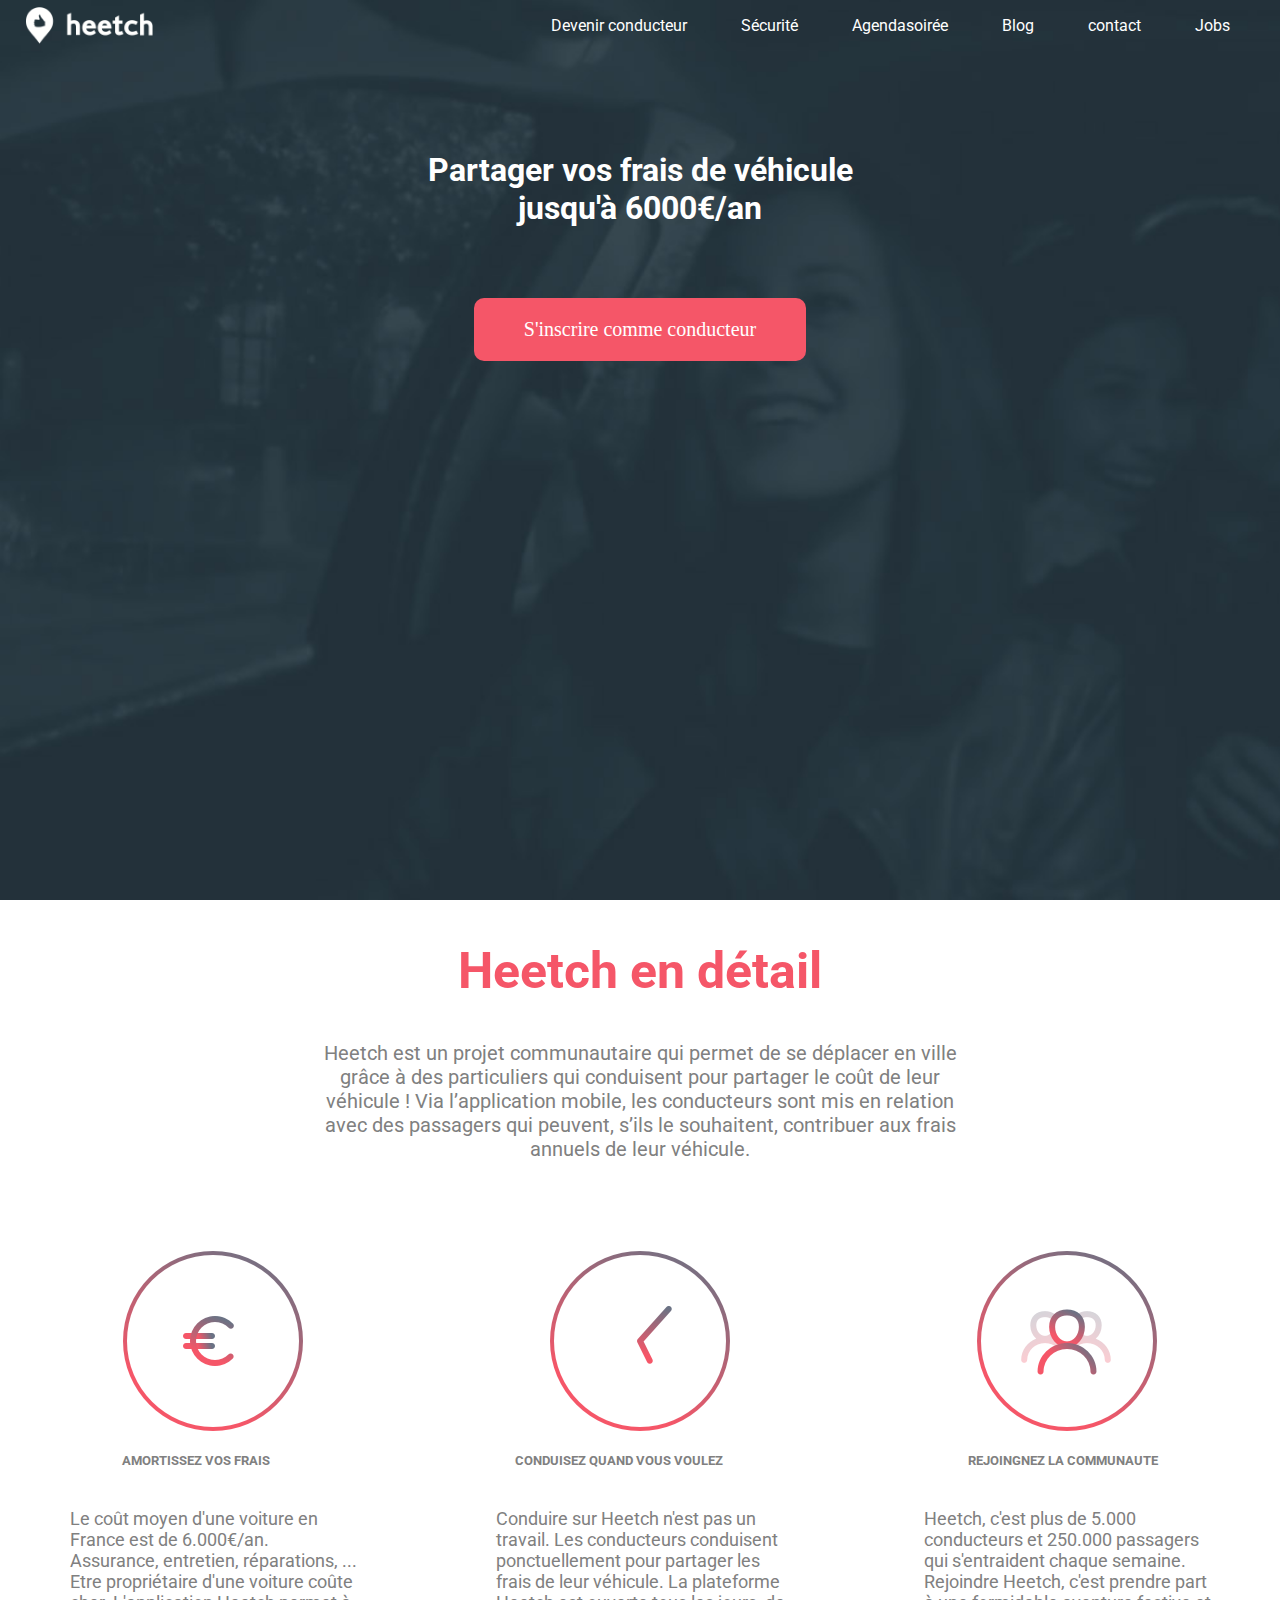
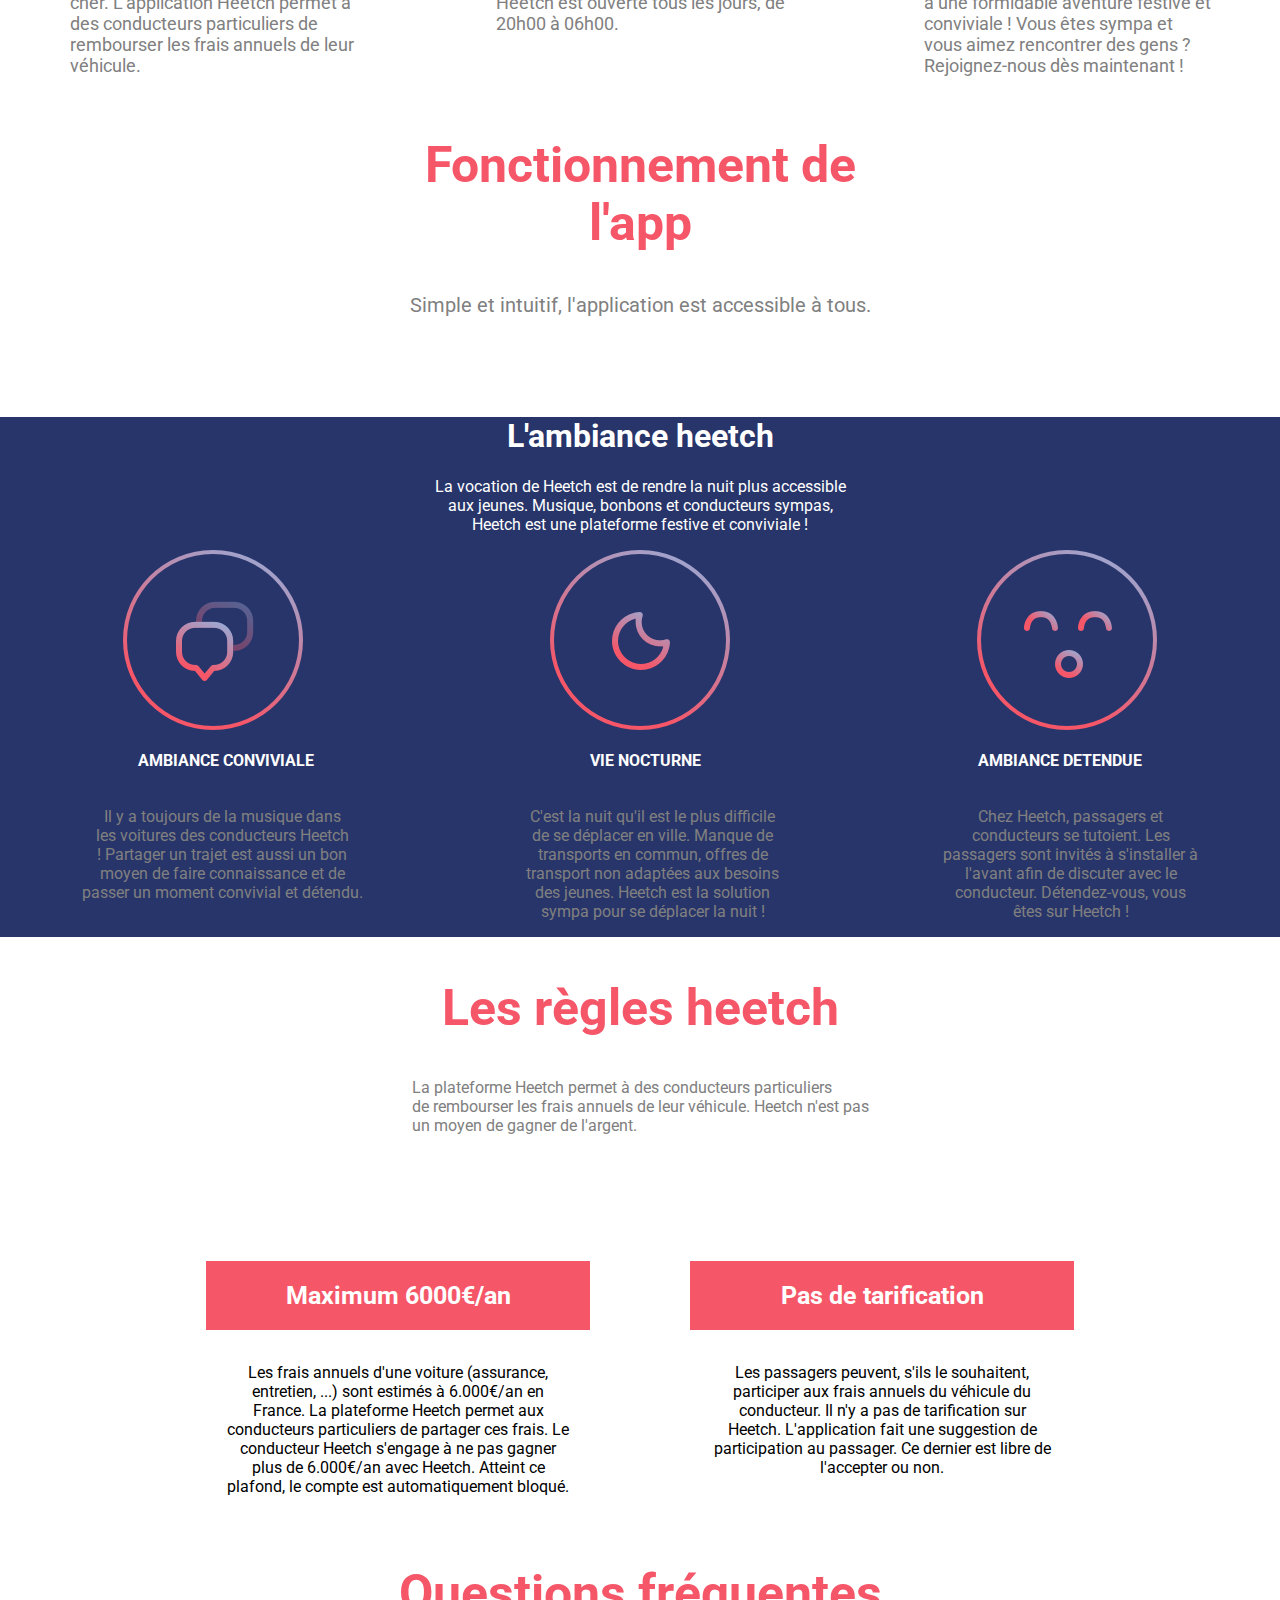
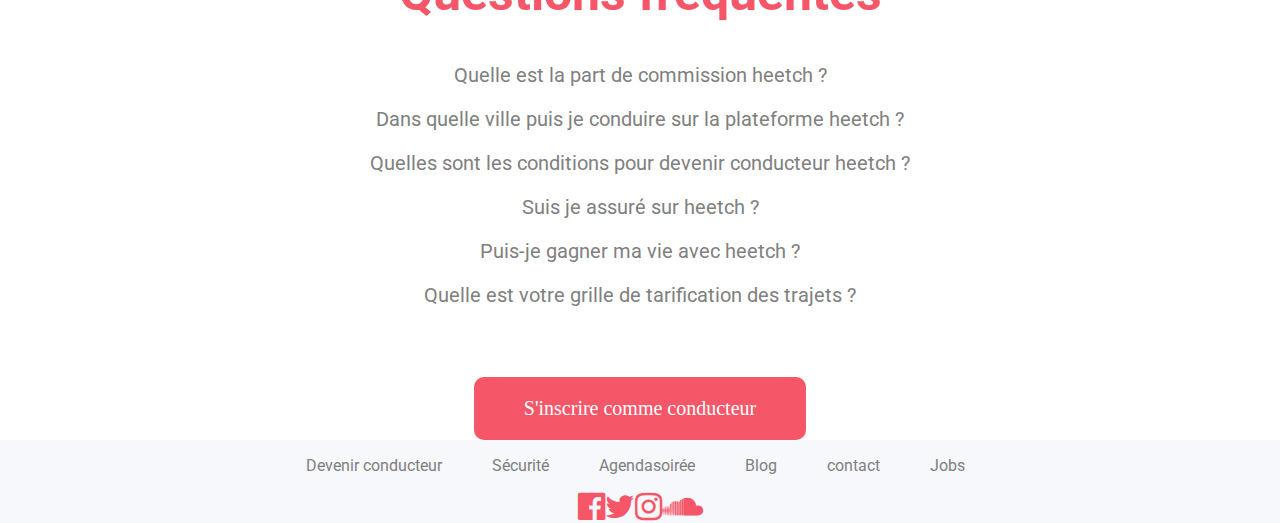
<file: Conducteur/index.html>
<!DOCTYPE html>
<html>
<head>
  <meta charset="utf-8">
  <meta name="description" content="La description de la page">
  <meta name="keywords" content="Ecrire ici les mots clés">
  <meta name="viewport" content="width=device-width, initial-scale=1">
  <link rel="stylesheet" type="text/css" href="style.css">
  <title>Heetch | Devenez conducteur</title>
<link href='https://fonts.googleapis.com/css?family=Roboto' rel='stylesheet' type='text/css'>
<link rel="icon" type="image/x-icon" href="https://www.heetch.com/images/favicon1.ico" />
<link rel="stylesheet" href="font-awesome-4.6.3/css/font-awesome.min.css">

</head>

<body>
  <header>

    <nav>
      <img id="logo" src="gallery/logo-w.png" ></img>

      <ul id="menu">
        <li>Devenir conducteur</li>
        <li>Sécurité</li>
        <li>Agendasoirée</li>
        <li>Blog</li>
        <li>contact</li>
        <li>Jobs</li>
      </ul>
    </nav>

    <h1>Partager vos frais de véhicule</br>jusqu'à 6000€/an</h1>

    <button id="conducteur" type="button">S'inscrire comme conducteur</button>
  </header>

  <h2>Heetch en détail</h2>
  <div class="hf">
  <p>
    Heetch est un projet communautaire qui permet de se déplacer en ville </br>grâce à des particuliers qui conduisent pour partager le coût de leur</br> véhicule ! Via l’application mobile, les conducteurs sont mis en relation</br> avec des passagers qui peuvent, s’ils le souhaitent, contribuer aux frais</br>annuels de leur véhicule.
  </p>
</div>
  <section class="bulle1">
    <img id="car" src="gallery/car.png"></img>
    <img id="clock" src="gallery/clock.png"></img>
    <img id="gens" src="gallery/bg-people.png" ></img>
  </section>

  <div class="truc">
  <h5>AMORTISSEZ VOS FRAIS</h5>
  <h5>CONDUISEZ QUAND VOUS VOULEZ</h5>
  <h5>REJOINGNEZ LA COMMUNAUTE</h5>
</div>

<div class="text2">
  <p>
    Le coût moyen d'une voiture en</br> France est de 6.000€/an.</br> Assurance, entretien, réparations, ...</br> Etre propriétaire d'une voiture coûte</br> cher. L'application Heetch permet à</br> des conducteurs particuliers de</br> rembourser les frais annuels de leur</br> véhicule.
  </p>

  <p>
      Conduire sur Heetch n'est pas un</br> travail. Les conducteurs conduisent</br> ponctuellement pour partager les</br> frais de leur véhicule. La plateforme</br> Heetch est ouverte tous les jours, de</br> 20h00 à 06h00.
  </p>

  <p>
    Heetch, c'est plus de 5.000</br> conducteurs et 250.000 passagers</br> qui s'entraident chaque semaine.</br> Rejoindre Heetch, c'est prendre part</br> à une formidable aventure festive et</br> conviviale ! Vous êtes sympa et</br> vous aimez rencontrer des gens ?</br> Rejoignez-nous dès maintenant !
  </p>
</div>
</div>

<section>
  <h2>Fonctionnement de</br> l'app</h2>
  <div class="hf">
  <p>
    Simple et intuitif, l'application est accessible à tous.
  </p>
</div>
</section>

<div class="container">
  <h1>L'ambiance heetch</h1>
  <p>La vocation de Heetch est de rendre la nuit plus accessible</br> aux jeunes. Musique, bonbons et conducteurs sympas,</br> Heetch est une plateforme festive et conviviale ! </p>


<section class="bulle2">
<img id="com" src="gallery/bg-comments.png"></img>
<img id="star" src="gallery/bg-stars.png"></img>
<img id="friend" src="gallery/bg-friends.png"></img>
</section>

<div class="truc2">
  <h4>AMBIANCE CONVIVIALE</h4>
  <h4>VIE NOCTURNE</h4>
  <h4>AMBIANCE DETENDUE</h4>
</div>

<section class="text3">
<p>
  Il y a toujours de la musique dans</br> les voitures des conducteurs Heetch</br> ! Partager un trajet est aussi un bon</br> moyen de faire connaissance et de</br> passer un moment convivial et détendu.
</p>

<p>
  C'est la nuit qu'il est le plus difficile</br> de se déplacer en ville. Manque de</br> transports en commun, offres de</br> transport non adaptées aux besoins</br> des jeunes. Heetch est la solution</br> sympa pour se déplacer la nuit !
</p>

<p>
  Chez Heetch, passagers et</br> conducteurs se tutoient. Les</br> passagers sont invités à s'installer à</br> l'avant afin de discuter avec le</br> conducteur. Détendez-vous, vous</br> êtes sur Heetch !
</p>
</section>
</div>

<h2>Les règles heetch</h2>
<p class="text3">
  La plateforme Heetch permet à des conducteurs particuliers</br> de rembourser les frais annuels de leur véhicule. Heetch n'est pas</br> un moyen de gagner de l'argent.
</p>

<!-- <button id="tarif" type="button">Maximum 6000€/an</button> -->
<!-- <button id="tarif" type="button">Pas de tarification</button> -->

<div id="container">
  <div class="tarif">
    <h1 class="tarif-titre">Maximum 6000€/an</h1>
    <p>Les frais annuels d'une voiture (assurance,</br> entretien, ...) sont estimés à 6.000€/an en</br> France. La plateforme Heetch permet aux</br> conducteurs particuliers de partager ces frais. Le</br> conducteur Heetch s'engage à ne pas gagner</br> plus de 6.000€/an avec Heetch. Atteint ce</br> plafond, le compte est automatiquement bloqué.
    </p>
    </div>
    <div class="tarif">
      <h1 class="tarif-titre">Pas de tarification</h1>
      <p>
        Les passagers peuvent, s'ils le souhaitent,</br> participer aux frais annuels du véhicule du</br> conducteur. Il n'y a pas de tarification sur</br> Heetch. L'application fait une suggestion de</br> participation au passager. Ce dernier est libre de</br> l'accepter ou non.
      </p>
    </div>
</div>

<h2>Questions fréquentes</h2>
<section class="question">
<p>Quelle est la part de commission heetch ?</p>
<p>Dans quelle ville puis je conduire sur la plateforme heetch ?</p>
<p>Quelles sont les conditions pour devenir conducteur heetch ?</p>
<p>Suis je assuré sur heetch ?</p>
<p>Puis-je gagner ma vie avec heetch ?</p>
<p>Quelle est votre grille de tarification des trajets ?</p>
</section>

  <section id="conduc">
  <button id="conducteur" type="button">S'inscrire comme conducteur</button>
</section>
<footer>
  <ul id="menu2">
    <li>Devenir conducteur</li>
    <li>Sécurité</li>
    <li>Agendasoirée</li>
    <li>Blog</li>
    <li>contact</li>
    <li>Jobs</li>
  </ul>
  <div class="social">
  <i class="fa fa-facebook-official fa-2x orange" aria-hidden="true"></i>
  <i class="fa fa-twitter fa-2x orange" aria-hidden="true"></i>
    <i class="fa fa-instagram fa-2x orange" aria-hidden="true"></i>
    <i class="fa fa-soundcloud fa-2x orange" aria-hidden="true"></i>
  </div>
</footer>
</body>
</html>
</file>
<file: Conducteur/style.css>
body {
  margin: 0;
  padding: 0;
}

* {
  background-size: border-box;
  font-family: "Roboto";
}

header {
  background-image: url("gallery/img1-2x.jpg");
  background-size: cover;
  background-repeat: no-repeat;
  height: 100vh;
  text-align: center;
  font-family: "Roboto";
}


nav {
  width: 100%;
    display: flex;
    justify-content: space-between;
    align-items: center;
}

li{
  list-style: none;
  display: inline;
  margin-right: 50px;
  color: white;
  font-size:15;
}

#logo {
  width: 10%;
  height: 10%;
  margin-left: 25px;
  font-family: Roboto;
}

#menu {
  display: inline;
}

h1 {
  color: white;
  margin-top: 100px;
}

#conducteur {
  padding:20px 50px 20px 50px;
   border-radius:10px 10px 10px 10px;
   font: 20px Verdana;
   background-color: rgb(245, 86, 104);
   border: none;
   color: white;
   margin-top: 50px;

}

#conducteur:hover {
  transition-delay: 0,2s;
  background-color: white;
  color: rgb(245, 86, 104);
}

h2 {
  color: rgb(245, 86, 104);
  text-align: center;
  font-size: 50px;
}

.hf{
  color: grey;
  text-align: center;
  font-family: "Roboto";
  margin-left: 50px;
  margin-right: 50px;
  font-size: 20px;
}

#car {
  width: 90;
  height: 90;
}

#clock {
  width: 90;
  height: 90;
}

#gens {
  width: 90;
  height: 90;
}

.bulle1 {
  display: flex;
  justify-content: space-around;
  margin-top: 90px;
}

h5 {
  color: grey;
}



.truc {
  display: flex;
  justify-content: space-around;
}

.text2 {
  display: flex;
  justify-content: space-around;
  font-size: 18px;
  color: grey;
}

.container {
background-color: #28356A;
text-align: center;
color: white;
}

#com {
  width: 90;
  height: 90;
}

#star {
  width: 90;
  height: 90;
}

#friend {
  width: 90;
  height: 90;
}

.bulle2 {
  display: flex;
  justify-content: space-around;
}

.truc2 {
  display: flex;
  justify-content: space-around;
  color: white;
}

@font-face {
    font-family:'Roboto';
    src:url("Roboto-Light.ttf") format(".ttf");
  }

.text3{
  display: flex;
  justify-content: space-around;
  color: grey;
}

#container {
  display: flex;
  justify-content: center;
}

.tarif {
  display: flex;
  flex-direction: column;
  width: 30%;
  margin-left: 30px;
  margin-right: 30px;
  text-align: center;
  padding: 10px 20px 10px 20px;
}

.tarif-titre {
background-color: rgb(245, 86, 104);
  font-size: 25px;
  padding: 20px 10px 20px 10px
}

.text4 {
  display: flex;
  justify-content: space-around;
  color: grey;
  margin-right: 30px;
}


.question {
  color:grey;
  text-align: center;
  font-size: 20px;
}

footer {
  background-color: #F6F8FB;
  display: flex;
  justify-content: center;
  flex-direction: column;

}

.social {
  display: flex;
  justify-content: center;
}

#menu2 {
  display: flex;
  justify-content: center;
}

#menu2 li {
  color: grey;
}

#conduc {
  text-align: center;
}

.orange {
  color:  rgb(245, 86, 104);

}
</file>
